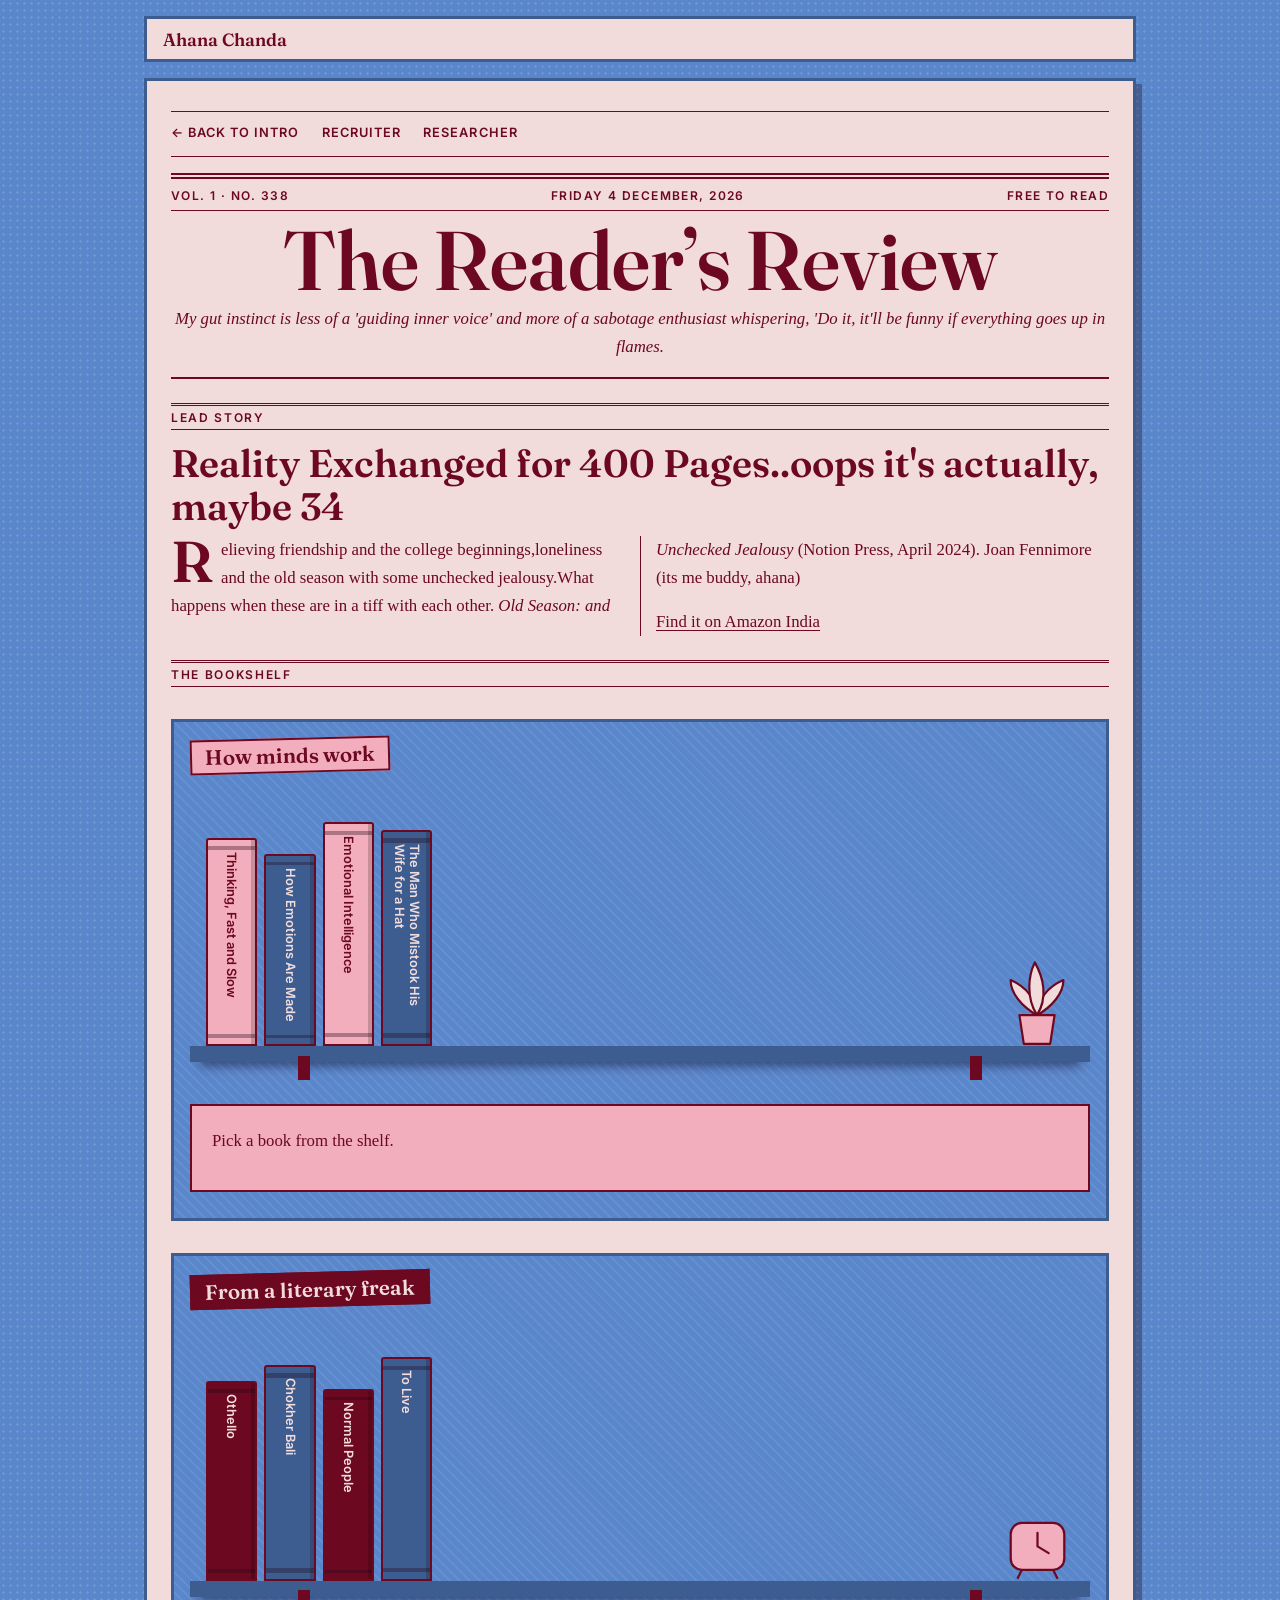
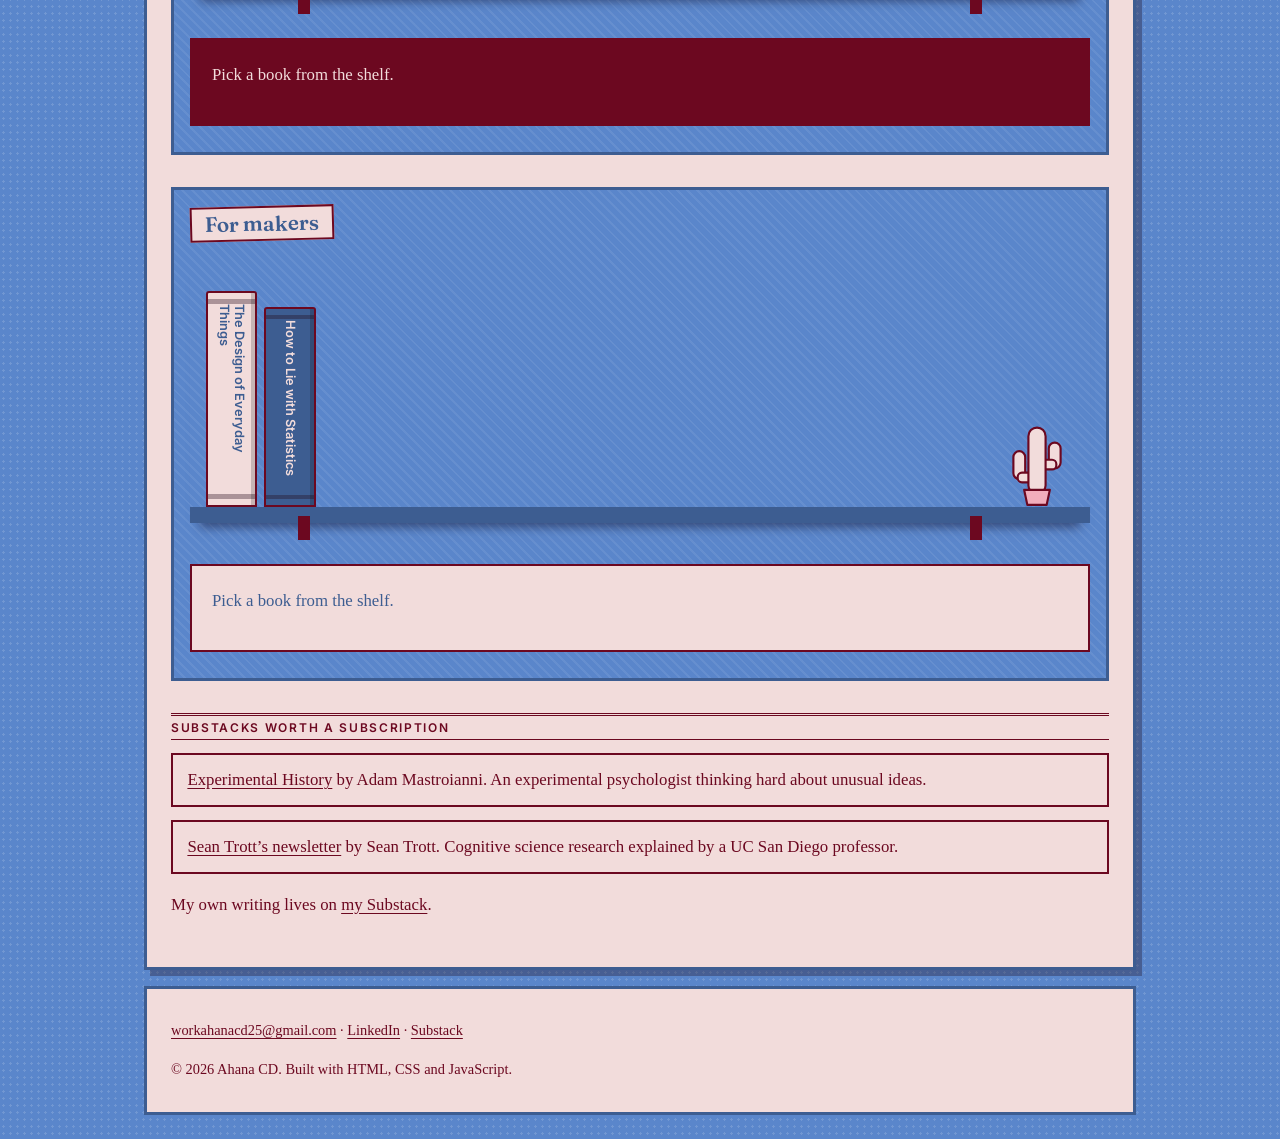
<file: reader.html>
<!doctype html>
<html lang="en">
  <head>
    <meta charset="UTF-8" />
    <meta name="viewport" content="width=device-width, initial-scale=1" />
    <title>For readers | Ahana Chanda</title>
    <meta
      name="description"
      content="Ahana Chanda’s novel and the books she recommends."
    />
    <link rel="preconnect" href="https://fonts.googleapis.com" />
    <link rel="preconnect" href="https://fonts.gstatic.com" crossorigin />
    <link
      href="https://fonts.googleapis.com/css2?family=Fraunces:opsz,wght@9..144,600&family=Inter:wght@400;600&display=swap"
      rel="stylesheet"
    />
    <link rel="stylesheet" href="style.css" />
    <link rel="stylesheet" href="paper.css" />
    <link rel="stylesheet" href="reader.css" />
  </head>
  <body class="paper reader">
    <a class="skip" href="#main">Skip to content</a>
    <header class="top">
      <a class="logo" href="index.html">Ahana Chanda</a>
    </header>

    <main id="main">
      <a class="back" href="index.html">← Back to start</a>
      <header class="masthead">
        <div class="kicker">
          <span>Vol. 1 · No. 1</span><span>November 2026</span
          ><span>Free to read</span>
        </div>
        <h1 class="nameplate">The Reader’s Review</h1>
        <p class="tagline">
          My gut instinct is less of a 'guiding inner voice' and more of a
          sabotage enthusiast whispering, 'Do it, it'll be funny if everything
          goes up in flames.
        </p>
      </header>
      <p class="label">Lead story</p>
      <h2 class="headline">
        Reality Exchanged for 400 Pages..oops it's actually, maybe 34
      </h2>
      <div class="cols">
        <p class="dropcap">
          Relieving friendship and the college beginnings,loneliness and the old
          season with some unchecked jealousy.What happens when these are in a
          tiff with each other.

          <em>Old Season: and Unchecked Jealousy</em> (Notion Press, April
          2024). Joan Fennimore (its me buddy, ahana)
        </p>
        <p>
          <a
            href="https://www.amazon.in/Old-Season-unchecked-Joan-Fennimore/dp/B0D1KHKLMR/ref=sr_1_1?crid=MV8LJZVSRAXV&dib=eyJ2IjoiMSJ9.CAonhKnArCLNFvrBmy0cbw.Fv1IAEyCQ8R07Gt-NEbr3-GU5Q2YymyZBowuOgx4OZI&dib_tag=se&keywords=old+season+and+unchecked+jealousy&qid=1793636142&sprefix=old+season+and+unchecked+jealosy%2Caps%2C567&sr=8-1"
            >Find it on Amazon India</a
          >
        </p>
      </div>

      <p class="label">The Bookshelf</p>
      <noscript
        ><p>Turn on JavaScript to pull the books off the shelves.</p></noscript
      >
      <!-- My starting suggestions. Keep only books you have read, and rewrite every data-note in your own voice. -->

      <section class="shelf-section shelf-minds">
        <h2>How minds work</h2>
        <ul class="rack">
          <li>
            <button
              type="button"
              class="book"
              style="--h: 13rem; --i: 0"
              aria-expanded="false"
              aria-controls="detail-minds"
              data-title="Thinking, Fast and Slow"
              data-author="Daniel Kahneman"
              data-note="Two ways of thinking, and why the fast one fools us."
            >
              Thinking, Fast and Slow
            </button>
          </li>
          <li>
            <button
              type="button"
              class="book"
              style="--h: 12rem; --i: 1"
              aria-expanded="false"
              aria-controls="detail-minds"
              data-title="How Emotions Are Made"
              data-author="Lisa Feldman Barrett"
              data-note="A case that emotions are built by the brain, not simply triggered."
            >
              How Emotions Are Made
            </button>
          </li>
          <li>
            <button
              type="button"
              class="book"
              style="--h: 14rem; --i: 2"
              aria-expanded="false"
              aria-controls="detail-minds"
              data-title="Emotional Intelligence"
              data-author="Daniel Goleman"
              data-note="Where my own essay on the topic started."
            >
              Emotional Intelligence
            </button>
          </li>
          <li>
            <button
              type="button"
              class="book"
              style="--h: 13.5rem; --i: 3"
              aria-expanded="false"
              aria-controls="detail-minds"
              data-title="The Man Who Mistook His Wife for a Hat"
              data-author="Oliver Sacks"
              data-note="Case studies of what happens when a brain works differently."
            >
              The Man Who Mistook His Wife for a Hat
            </button>
          </li>
        </ul>
        <div class="detail" id="detail-minds" aria-live="polite">
          <p class="hint">Pick a book from the shelf.</p>
        </div>
      </section>

      <section class="shelf-section shelf-lit">
        <h2>From a literary freak</h2>
        <ul class="rack">
          <li>
            <button
              type="button"
              class="book"
              style="--h: 12.5rem; --i: 4"
              aria-expanded="false"
              aria-controls="detail-lit"
              data-title="Othello"
              data-author="William Shakespeare"
              data-note="The classic study of jealousy left unchecked."
            >
              Othello
            </button>
          </li>
          <li>
            <button
              type="button"
              class="book"
              style="--h: 13.5rem; --i: 5"
              aria-expanded="false"
              aria-controls="detail-lit"
              data-title="Chokher Bali"
              data-author="Rabindranath Tagore"
              data-note="Desire and envy inside a household, by the founder of Visva-Bharati."
            >
              Chokher Bali
            </button>
          </li>
          <li>
            <button
              type="button"
              class="book"
              style="--h: 12rem; --i: 6"
              aria-expanded="false"
              aria-controls="detail-lit"
              data-title="Normal People"
              data-author="Sally Rooney"
              data-note="Two people who struggle to say what they feel."
            >
              Normal People
            </button>
          </li>
          <li>
            <button
              type="button"
              class="book"
              style="--h: 14rem; --i: 7"
              aria-expanded="false"
              aria-controls="detail-lit"
              data-title="To Live"
              data-author="Yu Hua"
              data-note="A Chinese novel of survival, read here in translation."
            >
              To Live
            </button>
          </li>
        </ul>
        <div class="detail" id="detail-lit" aria-live="polite">
          <p class="hint">Pick a book from the shelf.</p>
        </div>
      </section>

      <section class="shelf-section shelf-makers">
        <h2>For makers</h2>
        <ul class="rack">
          <li>
            <button
              type="button"
              class="book"
              style="--h: 13.5rem; --i: 8"
              aria-expanded="false"
              aria-controls="detail-makers"
              data-title="The Design of Everyday Things"
              data-author="Don Norman"
              data-note="Why good design feels invisible and bad design blames you."
            >
              The Design of Everyday Things
            </button>
          </li>
          <li>
            <button
              type="button"
              class="book"
              style="--h: 12.5rem; --i: 9"
              aria-expanded="false"
              aria-controls="detail-makers"
              data-title="How to Lie with Statistics"
              data-author="Darrell Huff"
              data-note="A short, sharp guide to misleading charts."
            >
              How to Lie with Statistics
            </button>
          </li>
        </ul>
        <div class="detail" id="detail-makers" aria-live="polite">
          <p class="hint">Pick a book from the shelf.</p>
        </div>
      </section>
    </main>

    <footer>
      <p>
        <a href="mailto:workahanacd25@gmail.com">workahanacd25@gmail.com</a> ·
        <a href="https://www.linkedin.com/in/ahana-chanda-410653374"
          >LinkedIn</a
        >
      </p>
      <p>© 2026 Ahana CD. Built with HTML, CSS and JavaScript.</p>
    </footer>
    <script src="script.js"></script>
  </body>
</html>
</file>
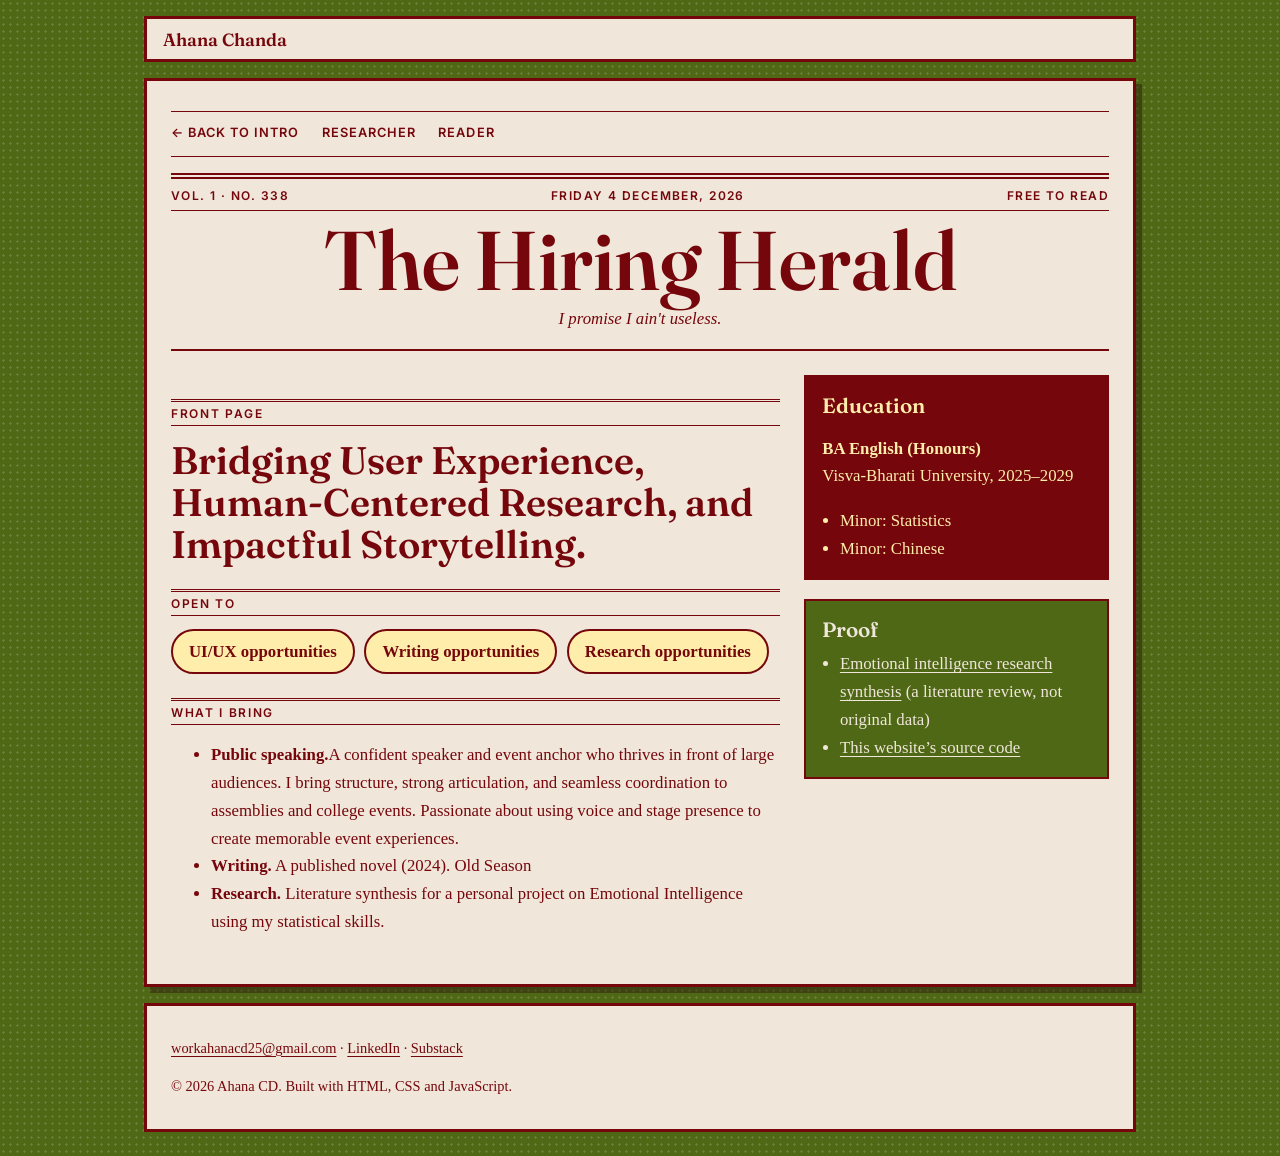
<file: recruiter.html>
<!doctype html>
<html lang="en">
  <head>
    <meta charset="UTF-8" />
    <meta name="viewport" content="width=device-width, initial-scale=1" />
    <title>For recruiters | Ahana Chanda</title>
    <meta
      name="description"
      content="Ahana Chanda is open to UI/UX, writing and research opportunities, and brings public speaking experience."
    />
    <link rel="preconnect" href="https://fonts.googleapis.com" />
    <link rel="preconnect" href="https://fonts.gstatic.com" crossorigin />
    <link
      href="https://fonts.googleapis.com/css2?family=Fraunces:opsz,wght@9..144,600&family=Inter:wght@400;600&display=swap"
      rel="stylesheet"
    />
    <link rel="stylesheet" href="style.css" />
    <link rel="stylesheet" href="paper.css" />
    <link rel="stylesheet" href="themes.css" />
  </head>
  <body class="paper recruiter">
    <a class="skip" href="#main">Skip to content</a>
    <header class="top">
      <a class="logo" href="index.html">Ahana Chanda</a>
    </header>
    <main id="main">
      <a class="back" href="index.html">← Back to start</a>
      <header class="masthead">
        <div class="kicker">
          <span>Vol. 1 · No. 1</span><span>November 2026</span
          ><span>Free to read</span>
        </div>
        <h1 class="nameplate">The Hiring Herald</h1>
        <p class="tagline">I promise I ain't useless.</p>
      </header>
      <div class="grid">
        <div>
          <p class="label">Front page</p>
          <h2 class="headline">
            Bridging User Experience, Human-Centered Research, and Impactful
            Storytelling.
          </h2>
          <p class="label">Open to</p>
          <ul class="chips">
            <li>UI/UX opportunities</li>
            <li>Writing opportunities</li>
            <li>Research opportunities</li>
          </ul>
          <p class="label">What I bring</p>
          <ul>
            <li>
              <strong>Public speaking.</strong>A confident speaker and event
              anchor who thrives in front of large audiences. I bring structure,
              strong articulation, and seamless coordination to assemblies and
              college events. Passionate about using voice and stage presence to
              create memorable event experiences.
            </li>
            <li>
              <strong>Writing.</strong> A published novel (2024). Old Season
            </li>
            <li>
              <strong>Research.</strong> Literature synthesis for a personal
              project on Emotional Intelligence using my statistical skills.
            </li>
          </ul>
        </div>
        <aside>
          <div class="box dark">
            <h2>Education</h2>
            <p>
              <strong>BA English (Honours)</strong><br />Visva-Bharati
              University, 2025–2029
            </p>
            <ul>
              <li>Minor: Statistics</li>
              <li>Minor: Chinese</li>
            </ul>
          </div>
          <div class="box">
            <h2>Proof</h2>
            <ul>
              <li>
                <a href="researcher.html"
                  >Emotional intelligence research synthesis</a
                >
                (a literature review, not original data)
              </li>
              <li>
                <a href="REPLACE-WITH-YOUR-REPO-URL"
                  >This website’s source code</a
                >
              </li>
            </ul>
          </div>
        </aside>
      </div>
    </main>
    <footer>
      <p>
        <a href="mailto:workahanacd25@gmail.com">workahanacd25@gmail.com</a> ·
        <a href="https://www.linkedin.com/in/ahana-chanda-410653374"
          >LinkedIn</a
        >
      </p>
      <p>© 2026 Ahana CD. Built with HTML, CSS and JavaScript.</p>
    </footer>
    <script src="script.js"></script>
  </body>
</html>
</file>
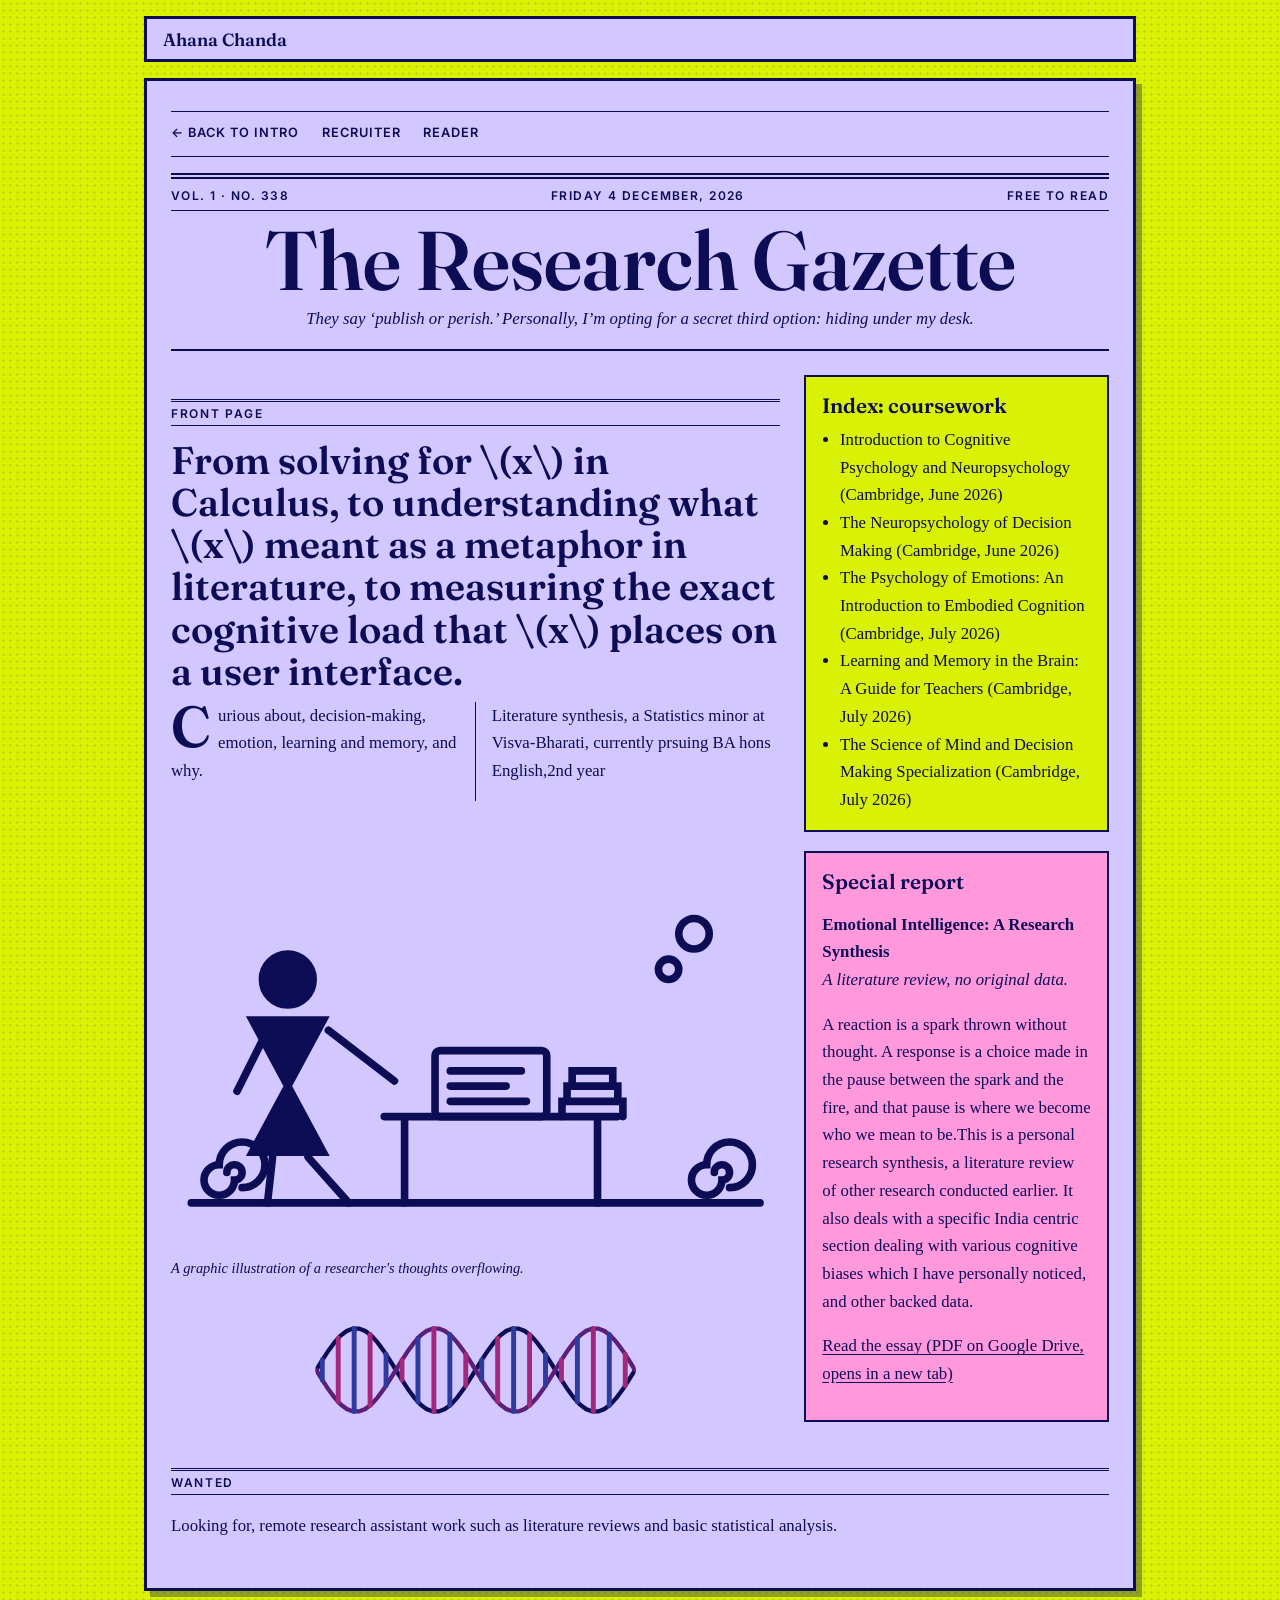
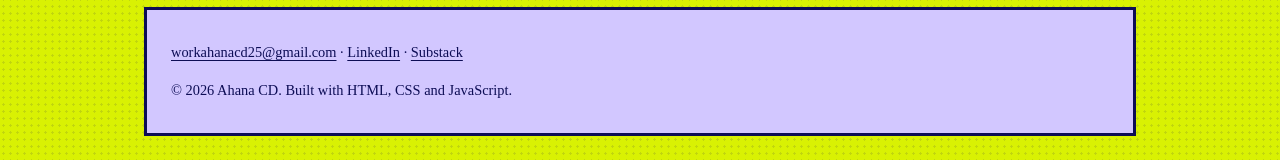
<file: researcher.html>
<!doctype html>
<html lang="en">
  <head>
    <meta charset="UTF-8" />
    <meta name="viewport" content="width=device-width, initial-scale=1" />
    <title>For researchers | Ahana Chanda</title>
    <meta
      name="description"
      content="Research interests, methods and coursework of Ahana Chanda, an English Honours student with a Statistics minor."
    />
    <link rel="preconnect" href="https://fonts.googleapis.com" />
    <link rel="preconnect" href="https://fonts.gstatic.com" crossorigin />
    <link
      href="https://fonts.googleapis.com/css2?family=Fraunces:opsz,wght@9..144,600&family=Inter:wght@400;600&display=swap"
      rel="stylesheet"
    />
    <link rel="stylesheet" href="style.css" />
    <link rel="stylesheet" href="paper.css" />
    <link rel="stylesheet" href="themes.css" />
  </head>
  <body class="paper researcher">
    <a class="skip" href="#main">Skip to content</a>
    <header class="top">
      <a class="logo" href="index.html">Ahana Chanda</a>
    </header>
    <main id="main">
      <a class="back" href="index.html">← Back to start</a>
      <header class="masthead">
        <div class="kicker">
          <span>Vol. 1 · No. 1</span><span>November 2026</span
          ><span>Free to read</span>
        </div>
        <h1 class="nameplate">The Research Gazette</h1>
        <p class="tagline">
          They say ‘publish or perish.’ Personally, I’m opting for a secret
          third option: hiding under my desk.
        </p>
      </header>
      <div class="grid">
        <div>
          <p class="label">Front page</p>
          <h2 class="headline">
            From solving for \(x\) in Calculus, to understanding what \(x\)
            meant as a metaphor in literature, to measuring the exact cognitive
            load that \(x\) places on a user interface.
          </h2>
          <div class="cols">
            <p class="dropcap">
              Curious about, decision-making, emotion, learning and memory, and
              why.
            </p>
            <p>
              Literature synthesis, a Statistics minor at Visva-Bharati,
              currently prsuing BA hons English,2nd year
            </p>
          </div>
          <figure>
            <svg
              class="sketch desk"
              viewBox="0 0 240 170"
              role="img"
              aria-label="Warli-style drawing of a student typing at a laptop beside a stack of books"
              fill="none"
              stroke="currentColor"
              stroke-width="3"
              stroke-linecap="round"
            >
              <path d="M8 152H232" />
              <path
                class="spiral"
                d="M22 140a3 3 0 1 1 3 3a6 6 0 1 1-6-6a9 9 0 1 1 9 9"
              />
              <path
                class="spiral"
                d="M214 140a3 3 0 1 1 3 3a6 6 0 1 1-6-6a9 9 0 1 1 9 9"
              />
              <circle cx="46" cy="64" r="10" fill="currentColor" />
              <path
                d="M32 80H60L46 106ZM46 106L32 132H60Z"
                fill="currentColor"
              />
              <path d="M38 84L26 108M40 134L38 152M54 134L70 152" />
              <g class="arm"><path d="M62 84L88 104" /></g>
              <path d="M84 118H176M92 118V152M168 118V152" />
              <rect x="104" y="92" width="44" height="26" rx="2" />
              <path class="scr" d="M110 100H138M110 106H132M110 112H140" />
              <path
                d="M154 118V112H178V118M156 112V106H176V112M158 106V100H174V106"
              />
              <circle cx="196" cy="60" r="4" />
              <circle cx="206" cy="46" r="6" />
            </svg>
            <figcaption>
              A graphic illustration of a researcher's thoughts overflowing.
            </figcaption>
          </figure>
        </div>
        <aside>
          <div class="box courses">
            <h2>Index: coursework</h2>
            <!-- Check the issuer name on each certificate before publishing. -->
            <ul>
              <li>
                Introduction to Cognitive Psychology and Neuropsychology
                (Cambridge, June 2026)
              </li>
              <li>
                The Neuropsychology of Decision Making (Cambridge, June 2026)
              </li>
              <li>
                The Psychology of Emotions: An Introduction to Embodied
                Cognition (Cambridge, July 2026)
              </li>
              <li>
                Learning and Memory in the Brain: A Guide for Teachers
                (Cambridge, July 2026)
              </li>
              <li>
                The Science of Mind and Decision Making Specialization
                (Cambridge, July 2026)
              </li>
            </ul>
          </div>
          <div class="box project">
            <h2>Special report</h2>
            <p>
              <strong>Emotional Intelligence: A Research Synthesis</strong
              ><br /><em>A literature review, no original data.</em>
            </p>
            <p>
              A reaction is a spark thrown without thought. A response is a
              choice made in the pause between the spark and the fire, and that
              pause is where we become who we mean to be.This is a personal
              research synthesis, a literature review of other research
              conducted earlier. It also deals with a specific India centric
              section dealing with various cognitive biases which I have
              personally noticed, and other backed data.
            </p>
          </div>
          <svg
            class="dna"
            viewBox="0 0 120 260"
            aria-hidden="true"
            fill="none"
            stroke-linecap="round"
          >
            <path
              d="M60.0 0 L68.1 5 L75.8 10 L82.5 15 L88.0 20 L91.8 25 L93.8 30 L93.8 35 L91.8 40 L88.0 45 L82.5 50 L75.8 55 L68.1 60 L60.0 65 L51.9 70 L44.2 75 L37.5 80 L32.0 85 L28.2 90 L26.2 95 L26.2 100 L28.2 105 L32.0 110 L37.5 115 L44.2 120 L51.9 125 L60.0 130 L68.1 135 L75.8 140 L82.5 145 L88.0 150 L91.8 155 L93.8 160 L93.8 165 L91.8 170 L88.0 175 L82.5 180 L75.8 185 L68.1 190 L60.0 195 L51.9 200 L44.2 205 L37.5 210 L32.0 215 L28.2 220 L26.2 225 L26.2 230 L28.2 235 L32.0 240 L37.5 245 L44.2 250 L51.9 255 L60.0 260"
              stroke="#700B15"
              stroke-width="3.5"
            />
            <path
              d="M60.0 0 L51.9 5 L44.2 10 L37.5 15 L32.0 20 L28.2 25 L26.2 30 L26.2 35 L28.2 40 L32.0 45 L37.5 50 L44.2 55 L51.9 60 L60.0 65 L68.1 70 L75.8 75 L82.5 80 L88.0 85 L91.8 90 L93.8 95 L93.8 100 L91.8 105 L88.0 110 L82.5 115 L75.8 120 L68.1 125 L60.0 130 L51.9 135 L44.2 140 L37.5 145 L32.0 150 L28.2 155 L26.2 160 L26.2 165 L28.2 170 L32.0 175 L37.5 180 L44.2 185 L51.9 190 L60.0 195 L68.1 200 L75.8 205 L82.5 210 L88.0 215 L91.8 220 L93.8 225 L93.8 230 L91.8 235 L88.0 240 L82.5 245 L75.8 250 L68.1 255 L60.0 260"
              stroke="#700B15"
              stroke-width="3.5"
            />
            <line
              class="rung"
              x1="72.8"
              y1="8"
              x2="47.2"
              y2="8"
              style="animation-delay: -0s"
            />
            <line
              class="rung"
              x1="88.9"
              y1="21"
              x2="31.1"
              y2="21"
              style="animation-delay: -0.2s"
            />
            <line
              class="rung"
              x1="93.9"
              y1="34"
              x2="26.1"
              y2="34"
              style="animation-delay: -0.4s"
            />
            <line
              class="rung"
              x1="86.0"
              y1="47"
              x2="34.0"
              y2="47"
              style="animation-delay: -0.6s"
            />
            <line
              class="rung"
              x1="68.1"
              y1="60"
              x2="51.9"
              y2="60"
              style="animation-delay: -0.8s"
            />
            <line
              class="rung"
              x1="47.2"
              y1="73"
              x2="72.8"
              y2="73"
              style="animation-delay: -1s"
            />
            <line
              class="rung"
              x1="31.1"
              y1="86"
              x2="88.9"
              y2="86"
              style="animation-delay: -1.2s"
            />
            <line
              class="rung"
              x1="26.1"
              y1="99"
              x2="93.9"
              y2="99"
              style="animation-delay: -1.4s"
            />
            <line
              class="rung"
              x1="34.0"
              y1="112"
              x2="86.0"
              y2="112"
              style="animation-delay: -1.6s"
            />
            <line
              class="rung"
              x1="51.9"
              y1="125"
              x2="68.1"
              y2="125"
              style="animation-delay: -1.8s"
            />
            <line
              class="rung"
              x1="72.8"
              y1="138"
              x2="47.2"
              y2="138"
              style="animation-delay: -2s"
            />
            <line
              class="rung"
              x1="88.9"
              y1="151"
              x2="31.1"
              y2="151"
              style="animation-delay: -2.2s"
            />
            <line
              class="rung"
              x1="93.9"
              y1="164"
              x2="26.1"
              y2="164"
              style="animation-delay: -2.4s"
            />
            <line
              class="rung"
              x1="86.0"
              y1="177"
              x2="34.0"
              y2="177"
              style="animation-delay: -2.6s"
            />
            <line
              class="rung"
              x1="68.1"
              y1="190"
              x2="51.9"
              y2="190"
              style="animation-delay: -2.8s"
            />
            <line
              class="rung"
              x1="47.2"
              y1="203"
              x2="72.8"
              y2="203"
              style="animation-delay: -3s"
            />
            <line
              class="rung"
              x1="31.1"
              y1="216"
              x2="88.9"
              y2="216"
              style="animation-delay: -3.2s"
            />
            <line
              class="rung"
              x1="26.1"
              y1="229"
              x2="93.9"
              y2="229"
              style="animation-delay: -3.4s"
            />
            <line
              class="rung"
              x1="34.0"
              y1="242"
              x2="86.0"
              y2="242"
              style="animation-delay: -3.6s"
            />
            <line
              class="rung"
              x1="51.9"
              y1="255"
              x2="68.1"
              y2="255"
              style="animation-delay: -3.8s"
            />
          </svg>
        </aside>
      </div>
      <p class="label">Wanted</p>
      <p>
        Looking for, remote research assistant work such as literature reviews
        and basic statistical analysis.
      </p>
    </main>
    <footer>
      <p>
        <a href="mailto:workahanacd25@gmail.com">workahanacd25@gmail.com</a> ·
        <a href="https://www.linkedin.com/in/ahana-chanda-410653374"
          >LinkedIn</a
        >
      </p>
      <p>© 2026 Ahana CD. Built with HTML, CSS and JavaScript.</p>
    </footer>
    <script src="script.js"></script>
  </body>
</html>
</file>
<file: style.css>
/* Colours: change these five first to make the site yours */
:root {
  --bg: #faf6f0; --surface: #ffffff; --ink: #1f1b16; --muted: #5a5148;
  --accent: #b4492d; --on-accent: #ffffff; --line: #e3dacd; --radius: 14px;
}
@media (prefers-color-scheme: dark) {
  :root:not([data-theme]) {
    --bg: #15120f; --surface: #1f1b17; --ink: #f2ece4; --muted: #b8afa5;
    --accent: #e8825f; --on-accent: #15120f; --line: #3a332c;
  }
}
:root[data-theme="dark"] {
  --bg: #15120f; --surface: #1f1b17; --ink: #f2ece4; --muted: #b8afa5;
  --accent: #e8825f; --on-accent: #15120f; --line: #3a332c;
}

* { box-sizing: border-box; }
body { margin: 0; background: var(--bg); color: var(--ink);
  font: 1.0625rem/1.65 Inter, system-ui, -apple-system, "Segoe UI", sans-serif; }
h1, h2, h3 { font-family: Fraunces, Georgia, serif; line-height: 1.2; margin: 0 0 .5em; }
h1 { font-size: clamp(2.4rem, 8vw, 4rem); }
h2 { font-size: clamp(1.4rem, 4vw, 1.9rem); }
a { color: var(--accent); text-underline-offset: 3px; }
:focus-visible { outline: 3px solid var(--accent); outline-offset: 3px; }

.top, main, footer { max-width: 46rem; margin: 0 auto; padding: 0 1.25rem; }
.top { display: flex; justify-content: space-between; align-items: center; padding-block: 1rem; }
.logo { font: 600 1.1rem Fraunces, Georgia, serif; color: var(--ink); text-decoration: none; }
footer { padding-top: 2rem; padding-bottom: 3rem; color: var(--muted); font-size: .9rem; }
.skip { position: absolute; left: -999px; top: 0; background: var(--accent);
  color: var(--on-accent); padding: .6rem 1rem; z-index: 10; }
.skip:focus { left: 0; }

button { font: inherit; cursor: pointer; min-height: 44px; padding: .55rem 1.1rem;
  border-radius: 999px; border: 2px solid var(--accent); background: transparent; color: var(--ink); }
button:hover { background: var(--line); }

.back { display: inline-block; margin: 1rem 0; }
.lead { font-size: 1.25rem; color: var(--muted); max-width: 34rem; }
.panel { background: var(--surface); border: 1px solid var(--line);
  border-radius: var(--radius); padding: 1.5rem; margin: 1.25rem 0; }
.cards { display: grid; gap: 1rem; grid-template-columns: repeat(auto-fit, minmax(15rem, 1fr)); }
.card { border: 1px solid var(--line); border-radius: var(--radius); padding: 1.1rem; background: var(--bg); }
.tag { display: inline-block; font-size: .8rem; border: 1px solid var(--line);
  border-radius: 999px; padding: .1rem .6rem; color: var(--muted); }

/* Home page: intro animation */
.hero { padding: 2rem 0 1rem; }
.skip-intro { font-size: .9rem; color: var(--muted); }
.line { font: 600 clamp(1.5rem, 5vw, 2.3rem)/1.3 Fraunces, Georgia, serif; margin: .2rem 0; }
.line.accent { color: var(--accent); }
.reveal { opacity: 0; transform: translateY(10px); animation: reveal .7s ease forwards; }
.d1 { animation-delay: .3s; } .d2 { animation-delay: 1.3s; } .d3 { animation-delay: 2.2s; }
.d4 { animation-delay: 3.1s; } .d5 { animation-delay: 4.2s; } .d6 { animation-delay: 4.6s; }
@keyframes reveal { to { opacity: 1; transform: none; } }

/* Home page: the three doors */
.doors { display: grid; gap: 1rem; grid-template-columns: repeat(auto-fit, minmax(12rem, 1fr)); margin: 1rem 0 3rem; }
.door { display: block; padding: 1.2rem; border: 2px solid var(--accent); border-radius: var(--radius);
  background: var(--surface); color: var(--ink); text-decoration: none; transition: transform .2s, background .2s; }
.door:hover { transform: translateY(-4px); background: var(--line); }
.door-title { display: block; font: 600 1.4rem Fraunces, Georgia, serif; }
.door-sub { color: var(--muted); font-size: .95rem; }

/* Reader page: bookshelf */
.books { list-style: none; padding: 0; display: grid; gap: .9rem; }
.books li { padding: .9rem 1rem; border-left: 4px solid var(--accent); background: var(--bg);
  border-radius: 0 var(--radius) var(--radius) 0; }
.books cite { font-style: normal; font-weight: 600; }
.by { color: var(--muted); }

@media (prefers-reduced-motion: reduce) {
  * { animation: none !important; transition: none !important; }
  .reveal { opacity: 1; transform: none; }
}

/* ---------- Page transitions ---------- */
/* Content on every inner page rises in, one block after another */
body:not(.home) main > * { animation: enter .6s ease both; }
body:not(.home) main > *:nth-child(2) { animation-delay: .08s; }
body:not(.home) main > *:nth-child(3) { animation-delay: .16s; }
body:not(.home) main > *:nth-child(4) { animation-delay: .24s; }
body:not(.home) main > *:nth-child(5) { animation-delay: .32s; }
body:not(.home) main > *:nth-child(n+6) { animation-delay: .4s; }
@keyframes enter { from { opacity: 0; transform: translateY(14px); } }

/* The wipe: a circle of the next page's colour grows from the click */
.curtain { position: fixed; inset: 0; z-index: 100; display: grid; place-items: center;
  clip-path: circle(0 at var(--x) var(--y)); transition: clip-path .65s cubic-bezier(.7, 0, .2, 1); }
.curtain.open { clip-path: circle(150% at var(--x) var(--y)); }
.curtain strong { font: 600 clamp(2.5rem, 12vw, 6rem) Fraunces, Georgia, serif;
  opacity: 0; transform: translateY(20px); transition: opacity .4s .3s, transform .4s .3s; }
.curtain.open strong { opacity: 1; transform: none; }
.curtain .ring { position: absolute; top: 50%; left: 50%; width: 12rem; height: 12rem;
  margin: -6rem 0 0 -6rem; border: 3px solid var(--ring); border-radius: 50%; opacity: 0; }
.curtain.open .ring { animation: ring 1.2s ease-out .2s; }
.curtain.open .r2 { animation-delay: .45s; }
@keyframes ring { from { opacity: .9; transform: scale(.3); } to { opacity: 0; transform: scale(2.6); } }

/* ---------- Newspaper-throw transition ---------- */
.throw { position:fixed; inset:0; z-index:100; overflow:hidden; pointer-events:none; background:var(--dest);
  opacity:0; animation:dim 1s ease forwards; }
@keyframes dim { 0%,40% { opacity:0; } 100% { opacity:1; } }
.sheet { position:absolute; left:50%; top:50%; width:min(15rem,66vw); aspect-ratio:3/4; padding:.7rem; display:flex;
  flex-direction:column; gap:.45rem; background-color:#efe6d2; color:#1b1b1b; border:1px solid #b9ae94;
  background-image:linear-gradient(115deg,transparent 46%,rgba(0,0,0,.1) 50%,transparent 54%);
  box-shadow:0 18px 30px rgba(0,0,0,.45); animation:toss 1s cubic-bezier(.25,.7,.3,1) forwards; }
.s-date { font:600 .55rem Inter,sans-serif; letter-spacing:.1em; text-transform:uppercase; text-align:center; }
.s-name { font:600 1.15rem/1.1 Fraunces,Georgia,serif; text-align:center; text-transform:uppercase;
  border-top:3px double #1b1b1b; border-bottom:1px solid #1b1b1b; padding:.2rem 0; }
.s-pic { height:22%; border:1px solid #1b1b1b; background:repeating-linear-gradient(135deg,#6f6a5c 0 2px,#a9a28f 2px 5px); }
.s-cols { flex:1; background:repeating-linear-gradient(to bottom,rgba(27,27,27,.6) 0 2px,transparent 2px 6px); }
.s-grid { height:14%; width:45%; border:1px solid #1b1b1b;
  background:linear-gradient(#1b1b1b 1px,transparent 1px) 0 0/10px 10px,linear-gradient(90deg,#1b1b1b 1px,transparent 1px) 0 0/10px 10px; }
@keyframes toss {
  0%   { transform:translate(calc(-50% - 80vw),calc(-50% + 70vh)) rotate(-340deg) scale(.5); opacity:1; }
  55%  { transform:translate(-50%,-50%) rotate(-10deg) scale(1.1); opacity:1; }
  72%  { transform:translate(-50%,-50%) rotate(3deg) scale(1); opacity:1; }
  90%  { transform:translate(-50%,-50%) rotate(0deg) scale(6); opacity:1; }
  100% { transform:translate(-50%,-50%) rotate(0deg) scale(8); opacity:0; }
}
</file>
<file: paper.css>
/* Newspaper layout shared by the researcher and reader pages */
body.paper .top, body.paper main, body.paper footer { max-width:62rem; }
body.paper { font-family:Georgia,"Times New Roman",serif; font-size:1.05rem; }
.masthead { text-align:center; border-top:6px double var(--ink); border-bottom:2px solid var(--ink); padding:.6rem 0 1rem; margin:.5rem 0 1.5rem; }
.kicker { display:flex; justify-content:space-between; flex-wrap:wrap; gap:.5rem; border-bottom:1px solid var(--ink);
  padding-bottom:.4rem; font:600 .75rem Inter,system-ui,sans-serif; letter-spacing:.12em; text-transform:uppercase; }
.nameplate { font:600 clamp(2.4rem,9vw,5.2rem)/1 Fraunces,Georgia,serif; margin:.5rem 0 .2rem; }
.tagline { margin:0; font-style:italic; }
.label { margin:1.5rem 0 .8rem; padding:.25rem 0; border-top:3px double var(--ink); border-bottom:1px solid var(--ink);
  font:600 .75rem Inter,system-ui,sans-serif; letter-spacing:.14em; text-transform:uppercase; }
.headline { font:600 clamp(1.6rem,4vw,2.4rem)/1.1 Fraunces,Georgia,serif; margin:0 0 .6rem; }
.cols { column-count:2; column-gap:2rem; column-rule:1px solid var(--ink); }
.cols p { margin:0 0 1rem; }
.dropcap::first-letter { float:left; font:600 3.6rem/.8 Fraunces,Georgia,serif; padding:.15rem .5rem 0 0; }
.grid { display:grid; gap:1.5rem; grid-template-columns:2fr 1fr; }
.box { border:2px solid var(--ink); padding:1rem; margin-bottom:1.2rem; }
.box h2 { font:600 1.3rem Fraunces,Georgia,serif; margin:0 0 .5rem; }
body.paper a { color:var(--ink); }
figure { margin:1rem 0; } figcaption { font-style:italic; font-size:.9rem; }
@media (max-width:760px) { .cols { column-count:1; } .grid { grid-template-columns:1fr; } }

/* Section links under the masthead */
.sections { display:flex; flex-wrap:wrap; align-items:center; gap:.2rem 1.4rem; margin:.6rem 0 1rem;
  border-top:1px solid var(--ink); border-bottom:1px solid var(--ink);
  font:600 .8rem Inter,system-ui,sans-serif; letter-spacing:.08em; text-transform:uppercase; }
.sections a { display:inline-flex; align-items:center; min-height:44px; text-decoration:none; border-bottom:2px solid transparent; }
.sections a:hover { border-bottom-color:currentColor; }
.subs { list-style:none; margin:0 0 1rem; padding:0; display:grid; gap:.8rem; }
.subs li { border:2px solid var(--ink); padding:.7rem .9rem; }
</file>
<file: reader.css>
/* Reader page: wall Silver Lake Blue #5A86CB, paper Misty Rose #F2DCDB, text Burgundy #6C0820,
   shelves Lapis Lazuli #3D5D91, accents Cherry Blossom Pink #F2AEBC */
body.reader { --bg:#5A86CB; --surface:#F2DCDB; --ink:#6C0820; --muted:#6C0820;
  --accent:#3D5D91; --on-accent:#F2DCDB; --line:#6C0820;
  background-image:radial-gradient(rgba(255,255,255,.14) 1px,transparent 1.3px); background-size:7px 7px; }

/* The newspaper sits on the blue wall like a pinned sheet */
body.reader main, body.reader .top, body.reader footer { background:#F2DCDB; border:3px solid #3D5D91; margin:1rem auto; }
body.reader main { padding:1.25rem 1.5rem 2rem; box-shadow:6px 6px 0 rgba(35,20,40,.35); }
body.reader .top { padding:.6rem 1rem; }
body.reader footer { padding:1rem 1.5rem; margin-bottom:1.5rem; }

/* Each section is a patch of blue wall with a floating shelf */
.shelf-section { position:relative; margin:2rem 0; padding:1rem 1rem 1.6rem; border:3px solid #3D5D91;
  background-color:#5A86CB; background-image:repeating-linear-gradient(45deg,rgba(255,255,255,.07) 0 2px,transparent 2px 7px); }
.shelf-minds  { --shelf:#F2AEBC; --shelf-text:#6C0820; --decor:url("data:image/svg+xml,%3Csvg xmlns='http://www.w3.org/2000/svg' viewBox='0 0 60 80'%3E%3Cpath d='M30 52C16 44 6 32 6 20C20 26 30 38 30 52z' fill='%23F2DCDB' stroke='%236C0820' stroke-width='2' stroke-linejoin='round'/%3E%3Cpath d='M30 52C44 44 54 32 54 20C40 26 30 38 30 52z' fill='%23F2DCDB' stroke='%236C0820' stroke-width='2' stroke-linejoin='round'/%3E%3Cpath d='M30 52C20 36 22 16 28 4C36 18 40 36 30 52z' fill='%23F2DCDB' stroke='%236C0820' stroke-width='2' stroke-linejoin='round'/%3E%3Cpath d='M14 52h32l-4 26H18z' fill='%23F2AEBC' stroke='%236C0820' stroke-width='2' stroke-linejoin='round'/%3E%3C/svg%3E"); }
.shelf-lit    { --shelf:#6C0820; --shelf-text:#F2DCDB; --decor:url("data:image/svg+xml,%3Csvg xmlns='http://www.w3.org/2000/svg' viewBox='0 0 60 60'%3E%3Cpath d='M16 50l-4 8M44 50l4 8' fill='none' stroke='%236C0820' stroke-width='2' stroke-linejoin='round'/%3E%3Crect x='6' y='8' width='48' height='42' rx='10' fill='%23F2AEBC' stroke='%236C0820' stroke-width='2' stroke-linejoin='round'/%3E%3Cpath d='M30 29V17M30 29L40 35' fill='none' stroke='%236C0820' stroke-width='2' stroke-linejoin='round' stroke-linecap='round'/%3E%3C/svg%3E"); }
.shelf-makers { --shelf:#F2DCDB; --shelf-text:#3D5D91; --decor:url("data:image/svg+xml,%3Csvg xmlns='http://www.w3.org/2000/svg' viewBox='0 0 52 82'%3E%3Crect x='4' y='30' width='11' height='26' rx='5.5' fill='%23F2DCDB' stroke='%236C0820' stroke-width='2' stroke-linejoin='round'/%3E%3Crect x='8' y='50' width='14' height='9' rx='4' fill='%23F2DCDB' stroke='%236C0820' stroke-width='2' stroke-linejoin='round'/%3E%3Crect x='37' y='22' width='11' height='24' rx='5.5' fill='%23F2DCDB' stroke='%236C0820' stroke-width='2' stroke-linejoin='round'/%3E%3Crect x='30' y='38' width='14' height='9' rx='4' fill='%23F2DCDB' stroke='%236C0820' stroke-width='2' stroke-linejoin='round'/%3E%3Crect x='18' y='8' width='16' height='62' rx='8' fill='%23F2DCDB' stroke='%236C0820' stroke-width='2' stroke-linejoin='round'/%3E%3Cpath d='M14 66h24l-3 14H17z' fill='%23F2AEBC' stroke='%236C0820' stroke-width='2' stroke-linejoin='round'/%3E%3C/svg%3E"); }
.shelf-section h2 { display:inline-block; margin:0 0 .9rem; padding:.2rem .8rem; background:var(--shelf); color:var(--shelf-text);
  border:2px solid #6C0820; font:600 1.3rem Fraunces,Georgia,serif; transform:rotate(-1.5deg); }

.rack { position:relative; list-style:none; margin:0; padding:2.2rem 1rem 0; display:flex; flex-wrap:wrap; align-items:flex-end; gap:.45rem;
  border-bottom:16px solid #3D5D91; box-shadow:0 14px 10px -10px rgba(20,20,50,.55); }
.rack::before { content:""; position:absolute; left:12%; right:12%; bottom:-2.1rem; height:1.5rem;
  border-left:12px solid #6C0820; border-right:12px solid #6C0820; }      /* the two shelf brackets */
.rack::after { content:""; position:absolute; right:1.2rem; bottom:0; width:4.2rem; height:5.5rem; pointer-events:none;
  background:var(--decor) no-repeat center bottom / contain; }              /* plant, clock or cactus */
.rack li { display:flex; align-items:flex-end; }

/* Book spines */
.book { --bands:linear-gradient(to bottom,transparent 3%,rgba(35,10,25,.35) 3% 5%,transparent 5% 95%,rgba(35,10,25,.35) 95% 97%,transparent 97%);
  writing-mode:vertical-rl; height:var(--h,13rem); width:3.2rem; min-height:0; padding:.7rem .35rem; overflow:hidden;
  border:2px solid #6C0820; border-radius:3px 3px 0 0; background-color:var(--shelf); background-image:var(--bands);
  color:var(--shelf-text); box-shadow:inset -4px 0 0 rgba(0,0,0,.18); font:600 .8rem/1.2 Inter,system-ui,sans-serif;
  text-align:left; cursor:pointer; transform-origin:bottom center; transition:transform .35s cubic-bezier(.2,.8,.2,1);
  opacity:0; animation:shelve .5s ease forwards; animation-delay:calc(var(--i,0) * .12s); }
.rack li:nth-child(even) .book { background-color:#3D5D91; color:#F2DCDB; }
.book:hover { background-color:var(--shelf); background-image:var(--bands); transform:translateY(-10px); }
.rack li:nth-child(even) .book:hover { background-color:#3D5D91; }
.book:focus-visible { transform:translateY(-10px); outline-color:#6C0820; }
.book[aria-expanded="true"] { transform:translateY(-26px) rotate(-5deg); }
@keyframes shelve { from { opacity:0; translate:0 24px; } to { opacity:1; translate:0 0; } }

/* The card that opens when a book is pulled out */
.detail { margin-top:2.6rem; padding:1rem 1.25rem; min-height:5.5rem; background:var(--shelf); color:var(--shelf-text); border:2px solid #6C0820; }
.detail > * { animation:fadeup .3s ease; }
.detail h3 { margin-bottom:.2rem; font-family:Fraunces,Georgia,serif; }
.detail p { margin:.3rem 0; }
.detail a.buy { color:inherit; font-weight:700; text-underline-offset:3px; }
@keyframes fadeup { from { opacity:0; transform:translateY(6px); } to { opacity:1; transform:none; } }
@media (max-width:600px) { .rack::after { display:none; } body.reader main { padding:1rem; } }
@media (prefers-reduced-motion: reduce) { .book { opacity:1; } }
</file>
<file: themes.css>
/* HOME: #001845 #ff9f1c #eff6ee */
body.home { --bg:#001845; --surface:rgba(239,246,238,.08); --ink:#eff6ee; --muted:#b9c6dc;
  --accent:#ff9f1c; --on-accent:#001845; --line:rgba(239,246,238,.3); }
.home .door:hover { background: var(--accent); color: var(--on-accent); }
.home .door:hover .door-sub { color: var(--on-accent); }

/* RESEARCHER (newspaper): cream #FCE6C4, clay #DB9577, maroon #700B15 */
body.researcher { --bg:#D2C7FF; --surface:#D2C7FF; --ink:#0D0D55; --muted:#0D0D55;
  --accent:#0D0D55; --on-accent:#D2C7FF; --line:#0D0D55;
  background-image:radial-gradient(rgba(112,11,21,.09) 1px,transparent 1.3px); background-size:7px 7px; }
.researcher .courses { background:#D9F103; }
.researcher .project { background:#FF99DC; color:#0D0D55; }
.researcher .project a { color:#0D0D55; }
.researcher .courses ul { margin:0; padding-left:1.1rem; }
.sketch { width:100%; height:auto; color:var(--ink); }
.desk .arm { transform-origin:36px 100px; animation:type .35s ease-in-out infinite alternate; }
.desk .scr { animation:blink 2.4s ease-in-out infinite; }
@keyframes type { to { transform:rotate(-6deg); } }
.dna { display:block; width:8rem; margin:1rem auto; }
.rung { stroke:#D9F103; stroke-width:3; transform-box:fill-box; transform-origin:center; animation:twist 2.4s ease-in-out infinite alternate; }
@keyframes twist { from { transform:scaleX(1); } to { transform:scaleX(.15); } }

/* RECRUITER (newspaper): Butter #FFEDAB, Cherry #75070C, Olive #4F6815, Oat #F0E6DA */
body.recruiter { --bg:#F0E6DA; --surface:#F0E6DA; --ink:#75070C; --muted:#75070C; --accent:#75070C; --on-accent:#FFEDAB; --line:#75070C;
  background-image:radial-gradient(rgba(117,7,12,.09) 1px,transparent 1.3px); background-size:7px 7px; }
.recruiter .box { background:#4F6815; color:#F0E6DA; border-color:#75070C; }
.recruiter .box a { color:#F0E6DA; }
.recruiter .box.dark { background:#75070C; color:#FFEDAB; }
.recruiter .box.dark a { color:#FFEDAB; }
.recruiter .box ul { margin:0; padding-left:1.1rem; }
.chips { list-style:none; margin:0 0 1rem; padding:0; display:flex; flex-wrap:wrap; gap:.6rem; }
.chips li { background:#FFEDAB; color:#75070C; border:2px solid #75070C; font-weight:600; padding:.4rem 1rem; border-radius:999px; }

/* HOME SCENE: stripes, halftone dots, guitar with flames, raven, headphones, camera, coffee */
body.home { position:relative; overflow-x:hidden; }
.home .top, .home main, .home footer { position:relative; z-index:1; }
.home footer { padding-bottom:9rem; }
.home .door { background:#001845; }
.scene { position:absolute; inset:0; overflow:hidden; pointer-events:none; z-index:0; }
.obj { position:absolute; }
.dots { position:absolute; top:0; right:0; width:60%; height:55%; opacity:.18;
  background-image:radial-gradient(circle,#eff6ee 1.6px,transparent 2.2px); background-size:16px 16px;
  -webkit-mask-image:radial-gradient(circle at 80% 20%,#000,transparent 70%);
  mask-image:radial-gradient(circle at 80% 20%,#000,transparent 70%); animation:dots 12s linear infinite; }
.guitar { top:4rem; right:2%; width:min(14rem,30vw); transform:rotate(24deg); animation:bob 6s ease-in-out infinite alternate; }
.flame { animation:flow 3s linear infinite; } .flame.f2 { animation-duration:4.5s; }
.raven { top:12%; left:0; width:4.5rem; animation:fly 22s linear infinite; }
.wings { transform-box:fill-box; transform-origin:center; animation:flap .5s ease-in-out infinite alternate; }
.phones { top:48%; right:7%; width:5rem; animation:bob2 5s ease-in-out infinite alternate; }
.bar { transform-box:fill-box; transform-origin:bottom; animation:eq .8s ease-in-out infinite alternate; }
.bar.b2 { animation-delay:.2s; } .bar.b3 { animation-delay:.4s; }
.camera { top:64%; left:3%; width:4.5rem; animation:bob2 7s ease-in-out infinite alternate; }
.flash { animation:blink 2.4s ease-in-out infinite; }
.cup { bottom:20%; right:30%; width:3.2rem; }
.steam { animation:steam 2.5s ease-in-out infinite; } .steam.s2 { animation-delay:1.2s; }
.band { position:absolute; left:0; bottom:0; width:100%; height:110px; }
.slide { animation:slide 7s linear infinite; }
@keyframes bob { from { transform:rotate(24deg) translateY(0); } to { transform:rotate(29deg) translateY(-16px); } }
@keyframes bob2 { from { transform:translateY(0); } to { transform:translateY(-14px); } }
@keyframes flow { to { stroke-dashoffset:-48; } }
@keyframes flap { to { transform:scaleY(.55); } }
@keyframes eq { from { transform:scaleY(.3); } to { transform:scaleY(1); } }
@keyframes blink { 50% { opacity:.1; } }
@keyframes steam { 0% { transform:translateY(4px); opacity:0; } 50% { opacity:.9; } 100% { transform:translateY(-6px); opacity:0; } }
@keyframes slide { to { transform:translateX(-120px); } }
@keyframes dots { to { background-position:16px 16px; } }
@media (max-width:700px) {
  .camera, .cup, .dots, .phones { display:none; }
  .guitar { opacity:.35; width:9rem; }
}

/* ---------- Home: cat with guitar + headphones on the Reader door ---------- */
.hello { display:flex; align-items:center; gap:1.5rem; flex-wrap:wrap; }
.hello h1 { margin:0; }
.cat { width:9.5rem; height:auto; }
.cat * { transform-box:view-box; }
.cat .tail { transform-origin:150px 190px; animation:tail 2s ease-in-out infinite alternate; }
.cat .head { transform-origin:105px 120px; animation:nod 1.2s ease-in-out infinite alternate; }
.cat .strum { transform-origin:138px 140px; animation:strum .45s ease-in-out infinite alternate; }
.cat .note { animation:note 3s ease-out infinite; }
.cat .n2 { animation-delay:1s; } .cat .n3 { animation-delay:2s; }
@keyframes tail { to { transform:rotate(12deg); } }
@keyframes nod { from { transform:rotate(-3deg); } to { transform:rotate(3deg); } }
@keyframes strum { to { transform:rotate(14deg); } }
@keyframes note { 0% { transform:translate(0,10px); opacity:0; } 20% { opacity:1; } 100% { transform:translate(18px,-50px); opacity:0; } }

.home .doors { margin-top:2.6rem; }
.home .door { position:relative; }
.hp { position:absolute; inset:0; pointer-events:none; animation:beat 1.2s ease-in-out infinite; }
.hp-band { position:absolute; left:-.45rem; right:-.45rem; top:-1.9rem; height:calc(50% + 1.9rem);
  border:.5rem solid #eff6ee; border-bottom:0; border-radius:50% 50% 0 0 / 3rem 3rem 0 0; }
.hp-cup { position:absolute; top:50%; width:1.1rem; height:2.6rem; margin-top:-1.3rem;
  background:#ff9f1c; border:2px solid #eff6ee; border-radius:.5rem; }
.hp-cup.l { left:-.85rem; } .hp-cup.r { right:-.85rem; }
@keyframes beat { 50% { transform:scale(1.03); } }

/* ---------- Home: Redaction 100 heading, speech bubble, moving waves ---------- */
.hello h1 { font-family:"Redaction 100", Fraunces, Georgia, serif; font-weight:400; font-style:normal;
  font-size:clamp(2.2rem, 7vw, 3.6rem); }
.cat-row { display:flex; align-items:center; gap:.6rem; }
.cat { width:8rem; }
.say { position:relative; margin:0; padding:.45rem .9rem; max-width:8rem; border-radius:1rem;
  background:#eff6ee; color:#001845; font:italic 400 1.15rem/1.2 "Redaction 100", Fraunces, Georgia, serif; }
.say::before { content:""; position:absolute; left:-.45rem; top:50%; margin-top:-.4rem;
  border:.4rem solid transparent; border-left:0; border-right-color:#eff6ee; }

.roll { animation:roll 4s ease-in-out infinite alternate; }
.wv { animation:slide 5s linear infinite; }
.w2 { animation-duration:7s; animation-direction:reverse; }
.w3 { animation-duration:4s; }
.w4 { animation-duration:8s; animation-direction:reverse; }
.w5 { animation-duration:6s; }
.w6 { animation-duration:9s; animation-direction:reverse; }
@keyframes roll { from { transform:translateY(0); } to { transform:translateY(-9px); } }

/* ---------- Home: thought cloud and flying pages ---------- */
.thought { width:10rem; height:auto; margin:-.8rem 0 0 -.8rem; align-self:flex-start; animation:bob2 4s ease-in-out infinite alternate; }
.thought text { font:italic 17px "Redaction 100",Fraunces,Georgia,serif; fill:#001845; }
@media (prefers-reduced-motion:reduce) { .pages { display:none; } }

.pages { display:none; }

/* ---------- Horizontal DNA ---------- */
.dna { width:7.85rem; height:17rem; transform:rotate(90deg); margin:-4.6rem auto; }

/* ---------- Cloud over the cat ---------- */
.cat-row { flex-direction:column-reverse; align-items:flex-start; gap:0; }
.thought { width:9rem; margin:0 0 -.4rem 2.4rem; }

/* ---------- Home: the three doors as newspapers ---------- */
.home .door { position:relative; min-height:11rem; padding:.7rem .8rem 3.4rem; background:#eff6ee; color:#001845;
  border:2px solid #001845; border-radius:2px; box-shadow:5px 5px 0 rgba(0,0,0,.4); transform:rotate(var(--r,-1.2deg));
  transition:transform .25s, box-shadow .25s, background .25s; }
.home .door:nth-child(2) { --r:.9deg; } .home .door:nth-child(3) { --r:-.6deg; }
.home .door::before { content:""; position:absolute; left:50%; top:0; bottom:0; width:1px; background:rgba(0,24,69,.22); }
.home .door::after { content:""; position:absolute; left:.8rem; right:.8rem; bottom:.8rem; height:2.2rem;
  background:repeating-linear-gradient(to bottom,rgba(0,24,69,.6) 0 2px,transparent 2px 7px); }
.home .door:hover { background:#ffffff; color:#001845; transform:rotate(0) translateY(-5px); box-shadow:8px 10px 0 rgba(0,0,0,.4); }
.paper-date { display:block; text-align:center; margin-bottom:.3rem; color:#001845;
  font:600 .62rem Inter,system-ui,sans-serif; letter-spacing:.1em; text-transform:uppercase; }
.home .door-title { display:block; text-align:center; padding:.15rem 0; border-top:3px double #001845; border-bottom:1px solid #001845;
  font:600 1.5rem Fraunces,Georgia,serif; text-transform:uppercase; }
.home .door-sub, .home .door:hover .door-sub { display:block; text-align:center; margin-top:.4rem; color:#001845; font:italic .95rem Georgia,serif; }

/* ---------- Home: editor's note ---------- */
.editor-note { columns:2 16rem; column-gap:2rem; margin:0 0 3rem; padding:1rem 1.2rem 1.2rem; background:#eff6ee; color:#001845;
  border:2px solid #001845; box-shadow:5px 5px 0 rgba(0,0,0,.4); font-family:Georgia,serif; }
.editor-note h2 { column-span:all; margin:0 0 .6rem; padding-bottom:.3rem; border-bottom:3px double #001845; font:600 1.6rem Fraunces,Georgia,serif; }
.editor-note p { margin:.5rem 0; }
.staff { break-inside:avoid; margin-top:.8rem; padding:.6rem .8rem; border:1px solid #001845; font-size:.9rem; }
.staff h3 { margin:0 0 .3rem; font:600 .75rem Inter,system-ui,sans-serif; letter-spacing:.14em; text-transform:uppercase; }
.staff p { margin:.2rem 0; }


/* ---------- Cloud fix: fade in, then float (no clash with the reveal) ---------- */
.thought { animation:reveal .7s ease 2.2s forwards, floaty 4s ease-in-out 2.9s infinite alternate; }
@keyframes floaty { from { translate:0 0; } to { translate:0 -10px; } }

/* ---------- Intro: sand clock ---------- */
#who { display:flex; align-items:center; gap:.7rem; }
.glass { width:2.2rem; height:3.3rem; flex:none; }
.sand-top { transform-origin:30px 40px; animation:drain 5s linear infinite; }
.sand-bottom { transform-origin:30px 80px; animation:fill 5s linear infinite; }
.sand-line { stroke-dasharray:3 4; animation:fall .5s linear infinite; }
@keyframes drain { to { transform:scaleY(0); } }
@keyframes fill { from { transform:scaleY(0); } to { transform:scaleY(1); } }
@keyframes fall { to { stroke-dashoffset:-14; } }

/* ---------- Researcher: palette DNA and Warli-style sketch ---------- */
.dna path:nth-of-type(1) { stroke:#0D0D55; } .dna path:nth-of-type(2) { stroke:#FF99DC; }
.dna line:nth-of-type(odd) { stroke:#D9F103; } .dna line:nth-of-type(even) { stroke:#D2C7FF; }
.dna .rung { stroke-width:4; }
.desk .arm { transform-origin:62px 84px; }
.spiral { transform-box:fill-box; transform-origin:center; animation:spin 10s linear infinite; }
@keyframes spin { to { transform:rotate(360deg); } }

/* ---------- Home: no waves; smaller, roomier newspapers on phones ---------- */
.band { display:none; }
@media (max-width:700px) {
  .home .doors { grid-template-columns:minmax(0,11rem); justify-content:center; gap:3rem; margin-top:3.2rem; }
  .home .door { min-height:7.5rem; padding:.5rem .6rem 2.4rem; }
  .home .door-title { font-size:1.15rem; }
  .home .door::after { height:1.4rem; bottom:.6rem; }
  .paper-date { font-size:.55rem; }
}

/* ---------- DNA: darker colours, below the Warli drawing ---------- */
.dna { width:9.2rem; height:20rem; transform:rotate(90deg); margin:-5.4rem auto; }
.dna path:nth-of-type(1) { stroke:#0D0D55; }
.dna path:nth-of-type(2) { stroke:#5B1F7A; }
.dna line:nth-of-type(odd) { stroke:#A3277A; }
.dna line:nth-of-type(even) { stroke:#2E3A9E; }
.dna .rung { stroke-width:4; }
@media (max-width:700px) { .dna { width:7.4rem; height:16rem; margin:-4.3rem auto; } }

/* ---------- Intro splash: "Let's get in" ---------- */
body.waiting .reveal { animation-play-state:paused; }
.letsin { position:fixed; inset:0; z-index:200; display:flex; flex-direction:column; align-items:center; justify-content:center; gap:1rem;
  background:#001845; color:#eff6ee; transition:transform .9s cubic-bezier(.7,0,.2,1); }
.letsin.leave { transform:translateY(-100%); }
.letsin .glass { width:4.5rem; height:6.8rem; }
.letsin strong { font:400 clamp(2.2rem,8vw,4rem) "Redaction 100",Fraunces,Georgia,serif; }
/* ---------- Researcher and recruiter: coloured page with the newspaper as a sheet on top (like the reader page) ---------- */
body.researcher { background-color:#D9F103; background-image:radial-gradient(rgba(13,13,85,.12) 1px,transparent 1.3px); background-size:7px 7px; }
body.recruiter  { background-color:#4F6815; background-image:radial-gradient(rgba(255,255,255,.14) 1px,transparent 1.3px); background-size:7px 7px; }

body.researcher main, .researcher .top, .researcher footer { background:#D2C7FF; border:3px solid #0D0D55; margin:1rem auto; }
body.recruiter  main, .recruiter  .top, .recruiter  footer { background:#F0E6DA; border:3px solid #75070C; margin:1rem auto; }
body.researcher main { padding:1.25rem 1.5rem 2rem; box-shadow:6px 6px 0 rgba(13,13,85,.35); }
body.recruiter  main { padding:1.25rem 1.5rem 2rem; box-shadow:6px 6px 0 rgba(35,10,12,.4); }
body.researcher .top, .recruiter .top { padding:.6rem 1rem; }
body.researcher footer, .recruiter footer { padding:1rem 1.5rem; margin-bottom:1.5rem; }
@media (max-width:600px) { .researcher main, .recruiter main { padding:1rem; } }
</file>
